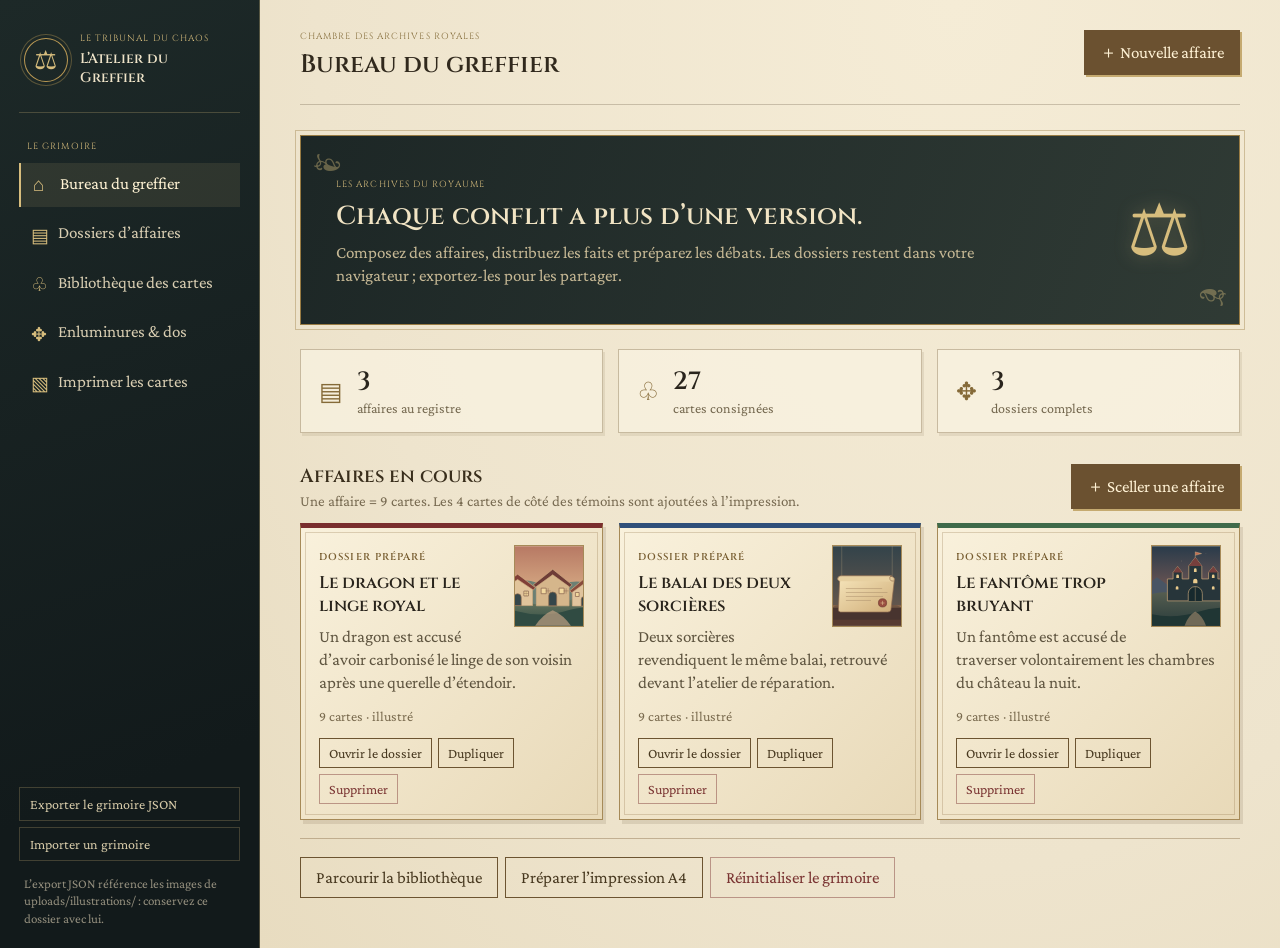
<file: atelier-cartes/index.html>
<!doctype html>
<html lang="fr">
	<head>
		<meta charset="utf-8" />
		<meta name="viewport" content="width=device-width, initial-scale=1" />
		<meta name="theme-color" content="#172123" />
		<title>L'Atelier du Tribunal - Le Tribunal du Chaos</title>
		<link rel="stylesheet" href="css/atelier.css" />
		<link rel="stylesheet" href="css/print.css" media="print" />
	</head>

	<body>
		<div class="app-shell">
			<aside class="sidebar">
				<a class="brand" href="#" data-view="dashboard" aria-label="Retour au bureau du greffier">
					<span class="brand-seal" aria-hidden="true">⚖</span>
					<span><small>LE TRIBUNAL DU CHAOS</small><strong>L’Atelier du Greffier</strong></span>
				</a>
				<div class="nav-caption">LE GRIMOIRE</div>
				<nav class="main-nav" aria-label="Navigation principale">
					<button data-view="dashboard" class="nav-link active"><span>⌂</span> Bureau du greffier</button>
					<button data-view="cases" class="nav-link"><span>▤</span> Dossiers d’affaires</button>
					<button data-view="library" class="nav-link"><span>♧</span> Bibliothèque des cartes</button>
					<button data-view="customize" class="nav-link"><span>✥</span> Enluminures &amp; dos</button>
					<button data-view="printing" class="nav-link"><span>▧</span> Imprimer les cartes</button>
				</nav>
				<div class="sidebar-bottom">
					<button class="subtle-button" data-action="export">Exporter le grimoire JSON</button>
					<label class="subtle-button import-button"
						>Importer un grimoire<input type="file" id="import-file" accept=".json,application/json"
					/></label>
					<p>L’export JSON référence les images de uploads/illustrations/ : conservez ce dossier avec lui.</p>
				</div>
			</aside>
			<main class="workspace">
				<header class="topbar">
					<div>
						<span class="eyebrow">CHAMBRE DES ARCHIVES ROYALES</span>
						<h1 id="page-title">Bureau du greffier</h1>
					</div>
					<div class="top-actions">
						<button class="button button-gold" data-action="new-case">＋ Nouvelle affaire</button>
					</div>
				</header>
				<div id="toast" class="toast" role="status" aria-live="polite"></div>
				<div id="app-content"></div>
			</main>
		</div>
		<script src="js/data.js"></script>
		<script src="js/icons.js"></script>
		<script src="js/storage.js"></script>
		<script src="js/app.js"></script>
	</body>
</html>
</file>
<file: atelier-cartes/css/atelier.css>
@import url("https://fonts.googleapis.com/css2?family=Cinzel:wght@500;600;700&family=Crimson+Pro:wght@400;500;600;700&display=swap");

:root {
	--night: #172123;
	--night-2: #202c2b;
	--night-3: #2a3734;
	--parchment: #eee3c8;
	--paper: #f7efd9;
	--paper-deep: #dfcfaa;
	--ink: #29241c;
	--muted: #91856d;
	--gold: #b99853;
	--gold-light: #d7bd7d;
	--wine: #733b3b;
	--green: #435c4b;
	--card-accent: #733b3b;
	--line: rgba(68, 51, 30, 0.24);
	--serif: "Crimson Pro", Georgia, serif;
	--display: "Cinzel", Georgia, serif;
}

* {
	box-sizing: border-box;
}

body {
	margin: 0;
	background: var(--night);
	color: var(--ink);
	font-family: var(--serif);
	font-size: 17px;
}

button,
input,
textarea,
select {
	font: inherit;
}

button {
	cursor: pointer;
}

.app-shell {
	display: grid;
	grid-template-columns: 260px minmax(0, 1fr);
	min-height: 100vh;
}

.sidebar {
	background: linear-gradient(160deg, #1d2928, #121a1b 80%);
	color: var(--parchment);
	padding: 27px 19px 18px;
	display: flex;
	flex-direction: column;
	border-right: 1px solid rgba(215, 189, 125, 0.3);
	min-height: 100vh;
}

.brand {
	display: flex;
	gap: 12px;
	align-items: center;
	padding: 5px 5px 25px;
	color: inherit;
	text-decoration: none;
	border-bottom: 1px solid rgba(215, 189, 125, 0.25);
}

.brand-seal {
	display: grid;
	place-items: center;
	width: 44px;
	height: 44px;
	border: 1px solid var(--gold);
	outline: 1px solid rgba(185, 152, 83, 0.4);
	outline-offset: 3px;
	border-radius: 50%;
	color: var(--gold-light);
	font-size: 26px;
}

.brand small,
.brand strong {
	display: block;
}

.brand small,
.nav-caption,
.eyebrow {
	font-family: var(--display);
	letter-spacing: 0.12em;
	font-size: 9px;
	color: var(--gold-light);
}

.brand strong {
	font: 600 14px var(--display);
	margin-top: 5px;
}

.nav-caption {
	margin: 27px 8px 11px;
}

.main-nav {
	display: grid;
	gap: 5px;
}

.nav-link {
	border: 0;
	text-align: left;
	color: #d9ceb2;
	background: transparent;
	padding: 11px 12px;
	transition: 0.15s ease;
}

.nav-link span {
	display: inline-block;
	width: 24px;
	color: var(--gold-light);
	font-size: 19px;
	vertical-align: middle;
}

.nav-link:hover,
.nav-link.active {
	background: rgba(215, 189, 125, 0.11);
	color: #fff3d4;
}

.nav-link.active {
	border-left: 2px solid var(--gold-light);
}

.sidebar-bottom {
	margin-top: auto;
	font-size: 14px;
	color: #b9b09b;
}

.sidebar-bottom p {
	font-size: 13px;
	line-height: 1.35;
	color: #938e7d;
	margin: 14px 5px 2px;
}

.subtle-button {
	display: block;
	width: 100%;
	color: #d7cba9;
	background: transparent;
	border: 1px solid rgba(215, 189, 125, 0.24);
	padding: 8px 10px;
	text-align: left;
	margin: 6px 0;
	font-size: 14px;
}

.subtle-button:hover {
	border-color: var(--gold);
	color: white;
}

.import-button {
	position: relative;
	overflow: hidden;
	cursor: pointer;
}

.import-button input {
	position: absolute;
	inset: 0;
	opacity: 0;
	cursor: pointer;
}

.workspace {
	min-width: 0;
	padding: 0 40px 50px;
	background: radial-gradient(ellipse at 68% 0%, #f5ecd6 0%, #eee4cd 65%, #e8dcc0 100%);
}

.topbar {
	height: 105px;
	display: flex;
	justify-content: space-between;
	align-items: center;
	border-bottom: 1px solid var(--line);
	margin-bottom: 30px;
}

.topbar h1 {
	font: 600 25px var(--display);
	margin: 5px 0 0;
	color: #31291d;
}

.eyebrow {
	color: #856d3b;
}

.top-actions {
	display: flex;
	align-items: center;
	gap: 20px;
}

.button {
	border: 1px solid #6c5431;
	background: transparent;
	color: #46371e;
	padding: 10px 15px;
}

.button:hover {
	background: rgba(115, 59, 59, 0.08);
}

.button-gold {
	background: #6b5130;
	color: #fff2d5;
	border-color: #6b5130;
	box-shadow: 2px 2px 0 #c5aa70;
}

.button-gold:hover {
	background: #503c26;
}

.button-danger {
	color: #7a3432;
	border-color: rgba(122, 52, 50, 0.45);
}

.button-small {
	padding: 6px 9px;
	font-size: 14px;
}

.section-heading {
	display: flex;
	align-items: end;
	justify-content: space-between;
	margin: 26px 0 14px;
	gap: 15px;
}

.section-heading h2,
.section-title {
	font: 600 19px var(--display);
	margin: 0;
	color: #392e1c;
}

.section-heading p {
	color: #786b52;
	margin: 4px 0 0;
	font-size: 15px;
}

.ornament-rule {
	border: 0;
	border-top: 1px solid rgba(111, 82, 42, 0.35);
	position: relative;
	margin: 18px 0;
}

.ornament-rule:after {
	content: "✦";
	position: absolute;
	background: #eee4cd;
	color: #977743;
	padding: 0 8px;
	left: 50%;
	top: -11px;
	transform: translateX(-50%);
}

.hero {
	position: relative;
	padding: 31px 35px;
	min-height: 190px;
	color: #eadcb8;
	background:
		linear-gradient(110deg, rgba(20, 31, 31, 0.96), rgba(37, 49, 44, 0.95)),
		repeating-linear-gradient(45deg, transparent, transparent 7px, rgba(255, 255, 255, 0.025) 8px);
	border: 1px solid #987b43;
	outline: 1px solid rgba(152, 123, 67, 0.4);
	outline-offset: 4px;
	display: flex;
	align-items: center;
	justify-content: space-between;
	gap: 20px;
}

.hero:before,
.hero:after {
	content: "❧";
	position: absolute;
	color: rgba(215, 189, 125, 0.4);
	font-size: 31px;
}

.hero:before {
	top: 8px;
	left: 12px;
}

.hero:after {
	right: 12px;
	bottom: 8px;
	transform: rotate(180deg);
}

.hero h2 {
	font: 600 26px var(--display);
	color: #f1e4c4;
	margin: 8px 0;
}

.hero p {
	color: #c7b995;
	font-size: 17px;
	margin: 0;
	max-width: 650px;
	line-height: 1.35;
}

.hero .eyebrow {
	color: var(--gold-light);
}

.hero-mark {
	color: var(--gold-light);
	min-width: 90px;
	text-align: center;
	filter: drop-shadow(0 0 9px rgba(215, 189, 125, 0.3));
}

.balance-mark {
	display: block;
	font-size: 31px;
	line-height: 1;
}

.hero-mark .balance-mark {
	font-size: 72px;
	margin: auto;
}

.stat-grid {
	display: grid;
	grid-template-columns: repeat(3, minmax(0, 1fr));
	gap: 15px;
	margin: 24px 0 30px;
}

.stat {
	background: rgba(250, 244, 227, 0.65);
	border: 1px solid rgba(109, 83, 43, 0.34);
	padding: 15px 18px;
	display: flex;
	align-items: center;
	gap: 14px;
	box-shadow: 2px 3px 0 rgba(92, 69, 34, 0.1);
}

.stat-symbol {
	font-size: 25px;
	color: #856a38;
}

.stat strong {
	font: 600 25px var(--display);
	display: block;
}

.stat span:last-child {
	color: #74684f;
	font-size: 14px;
}

.case-grid {
	display: grid;
	grid-template-columns: repeat(auto-fit, minmax(250px, 1fr));
	gap: 16px;
}

.case-card {
	position: relative;
	padding: 17px 18px 15px;
	background: linear-gradient(135deg, #f9f1dc, #e8d9b8);
	border: 1px solid #a68a58;
	box-shadow: 3px 4px 0 rgba(74, 54, 30, 0.12);
	min-height: 212px;
}

.case-card:before {
	content: "";
	position: absolute;
	inset: 4px;
	border: 1px solid rgba(125, 94, 49, 0.24);
	pointer-events: none;
}

.case-card-image {
	float: right;
	width: 70px;
	height: 82px;
	object-fit: cover;
	margin: 0 0 8px 10px;
	border: 1px solid #a68a58;
}

.case-card h3 {
	font: 600 17px var(--display);
	margin: 8px 0;
	line-height: 1.35;
}

.case-card p {
	margin: 7px 0 12px;
	color: #5e543f;
	line-height: 1.35;
}

.case-card .case-meta {
	font-size: 14px;
	color: #796a4e;
}

.case-actions {
	display: flex;
	flex-wrap: wrap;
	gap: 6px;
	position: relative;
}

.type-label {
	color: #775d30;
	font: 600 10px var(--display);
	letter-spacing: 0.11em;
	text-transform: uppercase;
}

.empty-state {
	padding: 35px;
	border: 1px dashed #9d875a;
	text-align: center;
	color: #75684e;
	background: rgba(255, 250, 235, 0.35);
}

.editor-layout {
	display: grid;
	grid-template-columns: 230px minmax(280px, 1fr) 280px;
	gap: 18px;
	align-items: start;
}

.panel {
	background: rgba(249, 242, 223, 0.78);
	border: 1px solid rgba(109, 83, 43, 0.38);
	padding: 17px;
	box-shadow: 2px 3px 0 rgba(92, 69, 34, 0.08);
}

.panel h3 {
	font: 600 15px var(--display);
	margin: 0 0 13px;
}

.length-guide {
	color: #716448;
	font-size: 13px;
	margin: -5px 0 13px;
}

.length-status {
	margin: 0 0 14px;
	padding: 10px 12px;
	font-size: 15px;
	border: 1px solid;
}

.length-ok {
	color: #435c4b;
	border-color: #879b79;
	background: #edf0df;
}

.length-warning,
.length-alert {
	color: #742d26;
	border: 2px solid #a34a3d;
	border-left-width: 6px;
	background: #fbe2d8;
	font-weight: 700;
}

.length-alert {
	margin: 0 0 18px;
	padding: 12px 16px;
}

.length-alert strong {
	display: block;
	font: 700 16px var(--display);
}

.length-alert ul {
	margin: 8px 0 0;
	padding-left: 22px;
}

.length-alert li {
	margin: 4px 0;
	font-size: 14px;
}

.length-alert button {
	border: 0;
	padding: 0;
	background: none;
	color: inherit;
	font: inherit;
	text-decoration: underline;
}

.length-badge {
	display: block;
	margin-top: 5px;
	padding: 4px 6px;
	background: #f3d0c4;
	color: #742d26;
	border-left: 3px solid #a34a3d;
	font-size: 11px;
	line-height: 1.25;
}

.field textarea:disabled {
	opacity: 0.65;
}

.card-list {
	display: grid;
	gap: 6px;
	max-height: 62vh;
	overflow-y: auto;
}

.card-list-item {
	text-align: left;
	padding: 9px 10px;
	background: transparent;
	border: 1px solid transparent;
	color: #443924;
}

.card-list-item:hover,
.card-list-item.active {
	background: #e8dbbd;
	border-color: #b49a66;
}

.card-list-item strong,
.card-list-item small {
	display: block;
}

.card-list-item strong {
	font-size: 14px;
}

.card-list-item small {
	color: #817353;
	margin-top: 4px;
	font-size: 12px;
}

.field-grid {
	display: grid;
	grid-template-columns: repeat(2, minmax(0, 1fr));
	gap: 12px;
}

.field {
	display: grid;
	gap: 5px;
	min-width: 0;
}

.field.full {
	grid-column: 1 / -1;
}

.field label {
	color: #5c4c30;
	font: 600 12px var(--display);
}

.field input,
.field textarea,
.field select,
.toolbar-control input,
.toolbar-control select {
	width: 100%;
	border: 1px solid #b9a77f;
	background: #fcf7e9;
	color: #30291e;
	padding: 8px 9px;
	outline: none;
}

.field input:focus,
.field textarea:focus,
.field select:focus {
	border-color: #806538;
	box-shadow: 0 0 0 2px rgba(185, 152, 83, 0.16);
}

.field textarea {
	resize: vertical;
	min-height: 70px;
	line-height: 1.3;
}

.field textarea.long {
	min-height: 100px;
}

.form-actions {
	display: flex;
	gap: 7px;
	flex-wrap: wrap;
	margin-top: 14px;
	align-items: center;
}

.card-preview {
	width: min(100%, 234px);
	aspect-ratio: 70 / 99;
	margin: 0 auto;
	padding: 11px;
	position: relative;
	background: #e4d4ad;
	box-shadow: 0 8px 18px rgba(35, 27, 17, 0.22);
}

.card-preview-inner {
	height: 100%;
	border: 1px solid var(--family-color, #846838);
	outline: 1px solid var(--family-color, #846838);
	outline-offset: -5px;
	background: linear-gradient(150deg, #f7efd9, #e9dcbf);
	padding: 15px 11px 10px;
	overflow: hidden;
	display: flex;
	flex-direction: column;
	text-align: center;
	position: relative;
}

.card-preview-inner:before,
.card-preview-inner:after {
	content: "❧";
	position: absolute;
	color: var(--card-accent);
	font-size: 14px;
	line-height: 1;
}

.card-preview-inner:before {
	top: 7px;
	left: 8px;
}

.card-preview-inner:after {
	bottom: 7px;
	right: 8px;
	transform: rotate(180deg);
}

.card-preview-inner.frame-simple {
	outline: 0;
}

.card-ornament {
	color: var(--card-accent);
	font-size: 15px;
}

.preview-kind {
	font: 600 8px var(--display);
	color: var(--family-color, #775e33);
	letter-spacing: 0.1em;
	margin-top: 3px;
	text-transform: uppercase;
}

.preview-title {
	font: 600 12px var(--display);
	line-height: 1.2;
	margin: 8px 0;
	overflow-wrap: anywhere;
}

.illustration-frame {
	position: relative;
	flex: none;
	width: 100%;
	margin: 0 0 7px;
	padding: 3px;
	border: 4px double #80633b;
	outline: 1px solid #c4a66a;
	outline-offset: -2px;
	background: linear-gradient(135deg, #dfc991, #927043);
	box-shadow:
		inset 0 0 0 1px #f4e5bb,
		0 1px 3px rgba(38, 29, 17, 0.28);
}

.illustration-frame:before,
.illustration-frame:after {
	position: absolute;
	z-index: 1;
	color: #73552e;
	font:
		10px Georgia,
		serif;
	line-height: 1;
	text-shadow: 0 1px #f1dfb3;
}

.illustration-frame:before {
	content: "❧";
	top: -2px;
	left: -2px;
}

.illustration-frame:after {
	content: "❧";
	right: -2px;
	bottom: -2px;
	transform: rotate(180deg);
}

.preview-image {
	display: block;
	width: 100%;
	aspect-ratio: 7 / 3;
	object-fit: cover;
}

.preview-text {
	text-align: left;
	font-size: 11px;
	line-height: 1.2;
	overflow: hidden;
	white-space: pre-wrap;
	overflow-wrap: anywhere;
	flex: 1;
}

.preview-role {
	font: 600 8px var(--display);
	color: var(--family-color, #795b30);
	border-top: 1px solid #bba676;
	padding-top: 5px;
	margin-top: 5px;
}

.preview-switch {
	display: flex;
	gap: 5px;
	justify-content: center;
	margin: 12px 0 0;
}

.preview-warning {
	color: #853b33;
	font-size: 12px;
	margin-top: 9px;
	text-align: center;
}

.toolbar {
	display: flex;
	flex-wrap: wrap;
	gap: 10px;
	align-items: end;
	padding: 13px;
	background: rgba(249, 242, 223, 0.72);
	border: 1px solid rgba(109, 83, 43, 0.34);
	margin: 14px 0;
}

.toolbar-control {
	display: grid;
	gap: 4px;
	min-width: 150px;
}

.toolbar-control label {
	font: 600 11px var(--display);
	color: #625132;
}

.toolbar input[type="checkbox"] {
	width: auto;
}

.library-list {
	display: grid;
	gap: 8px;
}

.library-row {
	display: grid;
	grid-template-columns: 1fr auto auto;
	align-items: center;
	gap: 10px;
	background: rgba(249, 242, 223, 0.8);
	border: 1px solid rgba(109, 83, 43, 0.3);
	padding: 10px 13px;
}

.library-row h3 {
	margin: 0;
	font: 600 13px var(--display);
}

.library-row p {
	margin: 4px 0 0;
	color: #75684f;
	font-size: 14px;
}

.library-row .row-actions {
	display: flex;
	gap: 5px;
}

.customize-layout {
	display: grid;
	grid-template-columns: minmax(0, 1fr) 270px;
	gap: 18px;
	align-items: start;
}

.toast {
	position: fixed;
	right: 22px;
	bottom: 20px;
	z-index: 20;
	padding: 10px 14px;
	background: #24352e;
	color: #eee4cb;
	border: 1px solid #b79b5a;
	box-shadow: 0 5px 18px #0003;
	opacity: 0;
	transform: translateY(8px);
	transition: 0.18s;
	pointer-events: none;
	max-width: min(450px, 90vw);
}

.toast.show {
	opacity: 1;
	transform: translateY(0);
}

.print-preview {
	display: flex;
	gap: 18px;
	overflow-x: auto;
	padding: 5px 3px 18px;
}

#print-output {
	display: none;
}

.sheet-preview {
	width: 210px;
	height: 297px;
	flex: 0 0 210px;
	display: grid;
	grid-template-columns: repeat(3, 1fr);
	grid-template-rows: repeat(3, 1fr);
	border: 1px solid #6c5431;
	background: #fff;
}

.mini-card {
	position: relative;
	border: 1px dashed #887e65;
	overflow: hidden;
	padding: 4px;
	display: flex;
	flex-direction: column;
	text-align: center;
	background: #f6eed9;
}

.mini-card:before,
.mini-card:after {
	content: "❧";
	color: #a68a58;
	position: absolute;
	font-size: 7px;
}

.mini-card:before {
	top: 1px;
	left: 2px;
}

.mini-card:after {
	bottom: 1px;
	right: 2px;
	transform: rotate(180deg);
}

.mini-card.mini-blank {
	background: #eee7d7;
}

.mini-card strong {
	font: 600 6px var(--display);
	overflow: hidden;
}

.mini-card small {
	font-size: 6px;
	overflow: hidden;
}

.sheet-caption {
	text-align: center;
	font: 600 10px var(--display);
	margin: 4px;
}

.select-cards {
	max-height: 170px;
	overflow-y: auto;
	display: grid;
	grid-template-columns: repeat(auto-fit, minmax(190px, 1fr));
	gap: 5px;
	margin-top: 8px;
}

.select-cards label {
	font-size: 14px;
	color: #51452f;
}

.image-control {
	display: flex;
	gap: 8px;
	align-items: center;
	flex-wrap: wrap;
}

.image-control input {
	max-width: 100%;
}

.muted {
	color: #786c54;
}

.hidden {
	display: none !important;
}

@media (max-width: 1050px) {
	.app-shell {
		grid-template-columns: 220px minmax(0, 1fr);
	}

	.workspace {
		padding: 0 24px 35px;
	}

	.editor-layout {
		grid-template-columns: 190px minmax(260px, 1fr);
	}

	.preview-panel {
		grid-column: 1/-1;
		display: flex;
		gap: 15px;
		align-items: center;
		justify-content: center;
	}
}

@media (max-width: 700px) {
	.app-shell {
		display: block;
	}

	.sidebar {
		min-height: 0;
		padding: 13px;
	}

	.brand {
		padding-bottom: 12px;
	}

	.main-nav {
		display: flex;
		overflow-x: auto;
		gap: 3px;
		padding: 8px 0;
	}

	.nav-caption,
	.sidebar-bottom {
		display: none;
	}

	.nav-link {
		flex: 0 0 auto;
		font-size: 13px;
		padding: 8px;
	}

	.nav-link span {
		width: auto;
		margin-right: 4px;
	}

	.workspace {
		padding: 0 15px 25px;
	}

	.topbar {
		height: auto;
		min-height: 88px;
		gap: 10px;
	}

	.topbar h1 {
		font-size: 18px;
	}

	.top-actions {
		gap: 5px;
	}

	.button {
		padding: 8px 9px;
		font-size: 14px;
	}

	.hero {
		padding: 24px 20px;
	}

	.hero h2 {
		font-size: 20px;
	}

	.hero-mark {
		min-width: 50px;
	}

	.hero-mark .balance-mark {
		width: 46px;
		height: 46px;
	}

	.stat-grid {
		gap: 7px;
	}

	.stat {
		padding: 10px 8px;
		gap: 7px;
	}

	.stat-symbol {
		font-size: 19px;
	}

	.stat strong {
		font-size: 20px;
	}

	.stat span:last-child {
		font-size: 12px;
	}

	.editor-layout,
	.customize-layout {
		grid-template-columns: 1fr;
	}

	.preview-panel {
		grid-column: auto;
	}

	.field-grid {
		grid-template-columns: 1fr;
	}

	.field.full {
		grid-column: auto;
	}

	.library-row {
		grid-template-columns: 1fr auto;
	}

	.library-row .row-actions {
		grid-column: 1/-1;
	}
}
/* Verso des cartes : dimensions en em, la taille de police du conteneur fixe l'échelle */
.preview-back {
	font-size: 10px;
	padding: 0;
	background: none;
	box-shadow: 0 8px 18px rgba(35, 27, 17, 0.22);
}

.back-face {
	box-sizing: border-box;
	width: 100%;
	height: 100%;
	padding: 1.6em;
	background: var(--back-color, #3b3b44);
	-webkit-print-color-adjust: exact;
	print-color-adjust: exact;
}

.back-inner {
	box-sizing: border-box;
	height: 100%;
	display: flex;
	flex-direction: column;
	align-items: center;
	justify-content: center;
	gap: 1.2em;
	padding: 1.2em;
	text-align: center;
	color: #f6e8c0;
	border: 0.25em double #f0d48a;
	outline: 0.1em solid rgba(240, 212, 138, 0.55);
	outline-offset: -0.7em;
	background:
		radial-gradient(circle at 50% 42%, rgba(255, 255, 255, 0.16), transparent 62%),
		repeating-linear-gradient(45deg, rgba(0, 0, 0, 0.13) 0 0.6em, transparent 0.6em 1.2em);
}

.back-icon {
	display: block;
	width: 11em;
	height: 11em;
}

.back-icon svg {
	width: 100%;
	height: 100%;
}

.back-inner strong {
	font: 600 1.5em var(--display);
	letter-spacing: 0.12em;
	text-transform: uppercase;
}

.back-inner small {
	font-size: 1em;
	color: #e6d6a8;
}

.back-gallery {
	display: grid;
	grid-template-columns: repeat(auto-fill, minmax(120px, 1fr));
	gap: 14px;
}

.back-gallery figure {
	margin: 0;
}

.back-gallery .card-preview {
	width: 100%;
	font-size: 5px;
}

.back-gallery figcaption {
	text-align: center;
	font: 600 11px var(--display);
	margin-top: 6px;
}

.side-icon {
	width: 100%;
	flex: none;
	display: flex;
	justify-content: center;
	padding: 5px 0 7px;
	background: #2f3b3f;
	margin-bottom: 7px;
}

.side-icon svg {
	width: 56px;
	height: 56px;
}

.sec {
	font-weight: 700;
	color: var(--family-color, #795b30);
}

.mini-card.back-mini {
	background: var(--back-color, #3b3b44);
	justify-content: center;
	align-items: center;
}

.mini-icon svg {
	width: 26px;
	height: 26px;
	display: block;
}

.preview-text.with-image {
	font-size: 10px;
}
</file>
<file: atelier-cartes/css/print.css>
@page {
	size: A4 portrait;
	margin: 0;
}

@media print {
	html,
	body {
		width: 210mm !important;
		margin: 0 !important;
		padding: 0 !important;
		background: white !important;
		overflow: visible !important;
	}

	body * {
		visibility: hidden !important;
	}

	#print-output,
	#print-output * {
		visibility: visible !important;
	}

	body > .app-shell {
		display: block !important;
		width: 210mm !important;
		min-height: 0 !important;
	}

	.sidebar,
	.topbar,
	#toast,
	#app-content > :not(#print-output) {
		display: none !important;
	}

	.workspace {
		display: block !important;
		width: 210mm !important;
		min-height: 0 !important;
		margin: 0 !important;
		padding: 0 !important;
		background: none !important;
	}

	#app-content {
		display: block !important;
		width: 210mm !important;
		margin: 0 !important;
		padding: 0 !important;
	}

	#print-output {
		display: block !important;
		position: static;
		width: 210mm;
		margin: 0;
		padding: 0;
	}

	#print-output.hidden {
		display: block !important;
	}

	.print-sheet {
		box-sizing: border-box;
		width: 210mm;
		height: 297mm;
		margin: 0;
		padding: 0;
		display: grid;
		grid-template-columns: repeat(3, 70mm);
		grid-template-rows: repeat(3, 99mm);
		page-break-after: always;
		break-after: page;
		page-break-inside: avoid;
		break-inside: avoid;
		overflow: hidden;
	}

	.print-sheet:last-child {
		page-break-after: auto;
		break-after: auto;
	}

	.print-card {
		box-sizing: border-box;
		width: 70mm;
		height: 99mm;
		min-width: 70mm;
		min-height: 99mm;
		overflow: hidden;
		padding: 0;
		position: relative;
		border: 0.2mm dashed #746b58;
		background: #e4d4ad !important;
		-webkit-print-color-adjust: exact;
		print-color-adjust: exact;
	}

	.print-card-inner {
		box-sizing: border-box;
		width: calc(100% - 4.8mm);
		height: calc(100% - 4.8mm);
		margin: 2.4mm;
		border: 0.45mm double var(--family-color, #846838);
		outline: 0.25mm solid var(--family-color, #a58a55);
		outline-offset: -1.5mm;
		padding: 3.5mm 3mm 2.5mm;
		background: #f2e7cb !important;
		display: flex;
		flex-direction: column;
		text-align: center;
		color: #29241c;
		position: relative;
		-webkit-print-color-adjust: exact;
		print-color-adjust: exact;
	}

	.print-card-inner.frame-simple {
		outline: 0;
	}

	.print-card-inner:before,
	.print-card-inner:after {
		content: "❧";
		position: absolute;
		color: var(--card-accent, #846838);
		font:
			10pt Georgia,
			serif;
	}

	.print-card-inner:before {
		top: 1.5mm;
		left: 2mm;
	}

	.print-card-inner:after {
		bottom: 1.5mm;
		right: 2mm;
		transform: rotate(180deg);
	}

	.print-card-back .print-card-inner:before,
	.print-card-back .print-card-inner:after {
		display: none;
	}

	.card-ornament {
		color: var(--card-accent, #846838);
		font-size: 11pt;
		line-height: 1;
		margin-bottom: 1mm;
	}

	.print-card-kind {
		font: 600 7pt var(--display);
		color: var(--family-color, #775e33);
		letter-spacing: 0.08em;
		text-transform: uppercase;
	}

	.print-card-title {
		font: 600 11pt var(--display);
		line-height: 1.13;
		margin: 3mm 0;
		overflow-wrap: anywhere;
	}

	.print-illustration-frame {
		position: relative;
		flex: none;
		width: 100%;
		margin: 0 0 2mm;
		padding: 0.7mm;
		border: 0.9mm double #80633b;
		outline: 0.25mm solid #c4a66a;
		outline-offset: -1mm;
		background: linear-gradient(135deg, #dfc991, #927043) !important;
		box-shadow:
			inset 0 0 0 0.25mm #f4e5bb,
			0 0.4mm 1mm rgba(38, 29, 17, 0.28);
		-webkit-print-color-adjust: exact;
		print-color-adjust: exact;
	}

	.print-illustration-frame:before,
	.print-illustration-frame:after {
		position: absolute;
		z-index: 1;
		color: #73552e;
		font:
			7pt Georgia,
			serif;
		line-height: 1;
		text-shadow: 0 0.2mm #f1dfb3;
	}

	.print-illustration-frame:before {
		content: "❧";
		top: -0.4mm;
		left: -0.4mm;
	}

	.print-illustration-frame:after {
		content: "❧";
		right: -0.4mm;
		bottom: -0.4mm;
		transform: rotate(180deg);
	}

	.print-card-image {
		display: block;
		width: 100%;
		aspect-ratio: 7 / 3;
		object-fit: cover;
	}

	.print-card-content {
		font: 9pt var(--serif);
		line-height: 1.16;
		text-align: left;
		white-space: pre-wrap;
		overflow-wrap: anywhere;
		flex: 1;
		overflow: hidden;
	}

	.print-card-content.with-image {
		font-size: 8pt;
	}

	.print-card-role {
		border-top: 0.25mm solid #bba676;
		padding-top: 1.5mm;
		margin-top: 1.5mm;
		font: 600 7pt var(--display);
	}

	.print-card-back {
		font-size: 3mm;
		padding: 0;
		border: 0.2mm dashed #746b58;
	}

	.print-card-back .back-face {
		padding: 4.2mm;
	}

	.side-icon {
		width: 100%;
		flex: none;
		display: flex;
		justify-content: center;
		padding: 1.5mm 0;
		margin-bottom: 2mm;
		background: #2f3b3f !important;
		-webkit-print-color-adjust: exact;
		print-color-adjust: exact;
	}

	.side-icon svg {
		width: 15mm;
		height: 15mm;
	}

	.sec {
		font-weight: 700;
		color: var(--family-color, #795b30);
	}

	.print-blank {
		background: white !important;
	}
}
</file>
